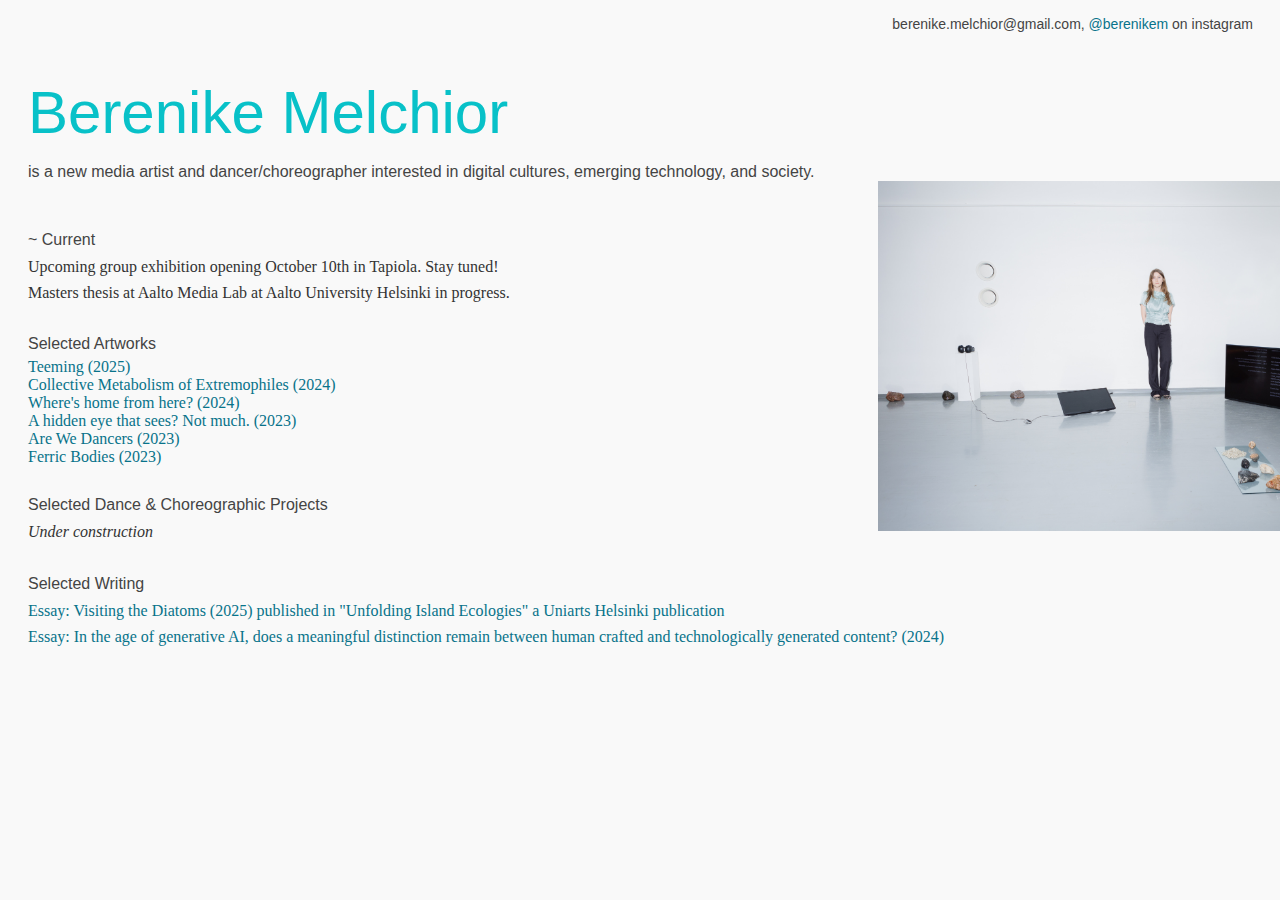
<file: index.html>
<!DOCTYPE html>
<html lang="en">
<head>
  <meta charset="UTF-8">
  <title>Berenike Melchior</title>
  <link rel="stylesheet" href="styles.css">
</head>
<body>
  <h1>Berenike Melchior </h1>
    <h2>is a new media artist and dancer/choreographer interested in digital cultures, emerging technology, and society.</h2>
  <h3 style="position: absolute; margin-top: 0px;
  top: 10px;
  font-size: 14px;
  right: 15px; padding: 6px 12px;
  border-radius: 4px;
  z-index: 1000;">berenike.melchior@gmail.com, <a href="https://www.instagram.com/berenikem/" target="_blank">@berenikem</a> on instagram</h3>
<!--
  <div class="image-wrapper">
    <img src="../images/index/Berenike-Edit-11.jpg"
         alt="portrait"
         style="position: absolute; left: 850px; top: -50px; width: 40%; max-width: 800px;">
  </div>-->

  <div class="image-wrapper">
  <figure style="position: absolute; left: 850px; top: -50px; width: 40%; max-width: 800px; margin: 0;">
    <img
      src="../images/index/Berenike-Edit-11.jpg"
      alt="portrait"
      style="width: 100%; display: block;">
    <figcaption style="font-size: 8px; color: #9e9c9c; text-align: right; margin-top: 4px;">
      Photo: Oona Markkanen
    </figcaption>
  </figure>
</div>

  <section class="current">
    <h3>~ Current </h3>
    <p>
      Upcoming group exhibition opening October 10th in Tapiola. Stay tuned! <br>
      Masters thesis at Aalto Media Lab at Aalto University Helsinki in progress.
    </p>
  </section>

  <section class="artworks">
    <h3>Selected Artworks</h3>
    <ul>
      <li><a href="artworks/teeming.html">Teeming (2025)</a></li>
      <li><a href="artworks/extremophiles.html">Collective Metabolism of Extremophiles (2024)</a></li>
      <li><a href="artworks/home.html">Where's home from here? (2024)</a></li>
      <li><a href="artworks/hiddeneye.html">A hidden eye that sees? Not much. (2023)</a></li>
      <li><a href="artworks/arewedancers.html">Are We Dancers (2023)</a></li>
      <li><a href="artworks/ferricbodies.html">Ferric Bodies (2023)</a></li>
    </ul>
  </section>

  <section class="dance-projects">
    <h3>Selected Dance & Choreographic Projects</h3>
    <p> <em>Under construction</em></p>
   <!-- <ul>
      <li><a href="dancework1.html">Näytös25 (2025)</a></li>
      <li><a href="dancework2.html">"Flax, baby! Flax! [Interludes] by Marie Ilse Bourlanges and Liza Prins (2024)</a></li>
      <li><a href="dancework3.html">NINGUÉMMESOLTA by Rafaela Sahyoun (2023)</a></li>
      <li><a href="dancework4.html">NICER by Dakota Comín (2023)</a></li>
    </ul>-->
  </section>

  <section class="writings">
    <h3>Selected Writing</h3>
      <p>
    <a href="https://taju.uniarts.fi/server/api/core/bitstreams/c3d77612-a7f4-40ea-ba01-468fd4f789a9/content#page=53" target="_blank">
  Essay: Visiting the Diatoms (2025) published in "Unfolding Island Ecologies" a Uniarts Helsinki publication
</a>
  </p>
    <p>
    <a href="pdfs/ai-authorship-melchior-berenike.pdf" target="_blank">
  Essay: In the age of generative AI, does a meaningful distinction remain between human
crafted and technologically generated content? (2024)
</a>
  </p>
  </section>
</body>
</html>
</file>
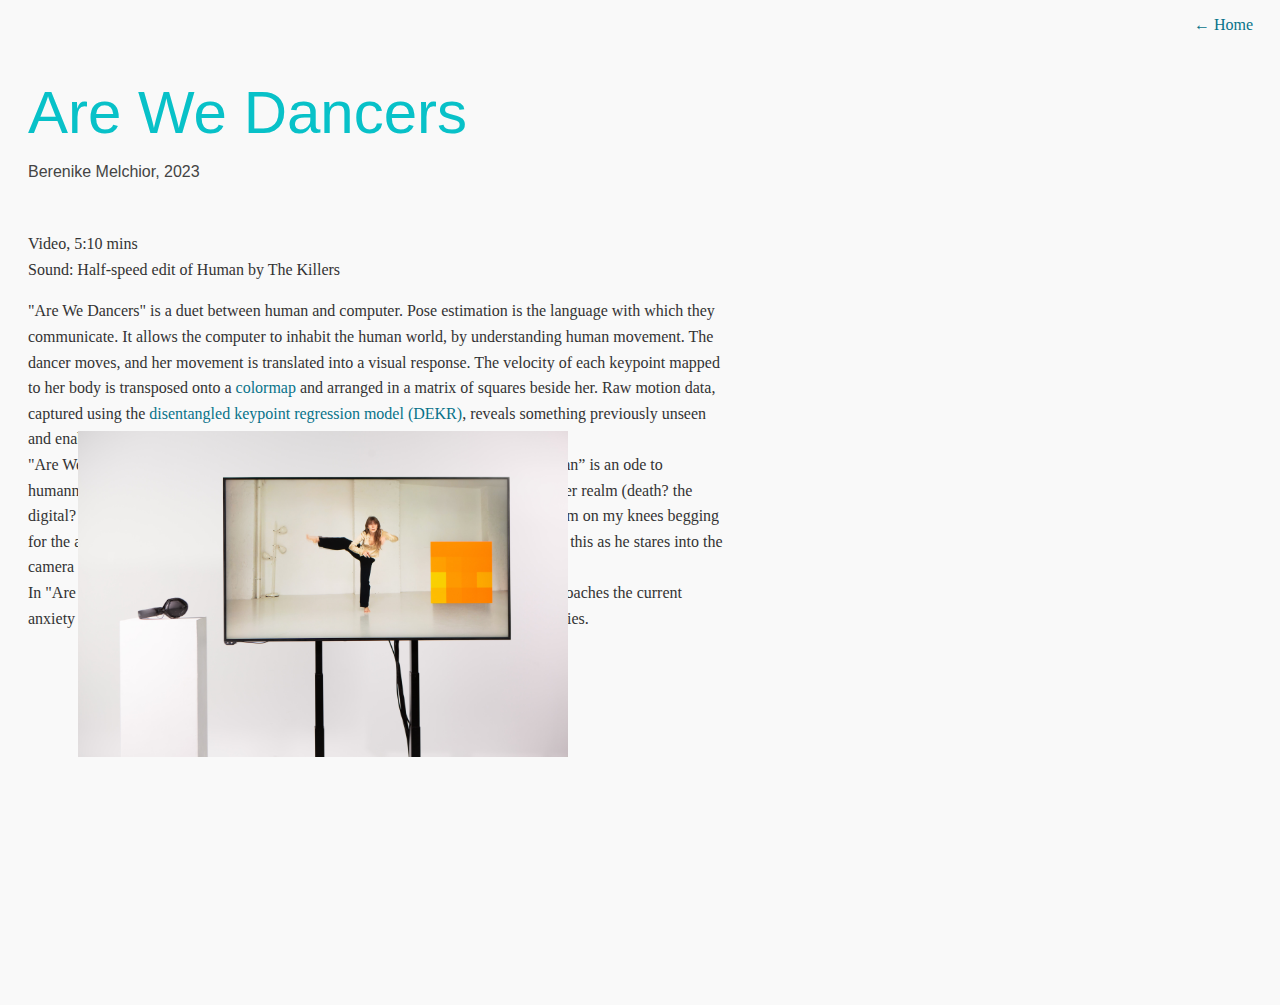
<file: artworks/arewedancers.html>
<!DOCTYPE html>
<html lang="en">
<head>
  <meta charset="UTF-8">
  <title>Are We Dancers</title>
  <link rel="stylesheet" href="../styles.css">
</head>
<body>

  <h1>Are We Dancers</h1>
   <h2>Berenike Melchior, 2023</h2>
<p>Video, 5:10 mins <br>
Sound: Half-speed edit of Human by The Killers
</p>
  <p>"Are We Dancers" is a duet between human and computer. Pose estimation is the language with which they communicate. It allows the computer to inhabit the human world, by understanding human movement. The dancer moves, and her movement is translated into a visual response. The velocity of each keypoint mapped to her body is transposed onto a <a href="https://matplotlib.org/stable/users/explain/colors/colormaps.html" target="_blank">colormap</a> and arranged in a matrix of squares beside her. Raw motion data, captured using the <a href="https://github.com/HRNet/DEKR" target="_blank">disentangled keypoint regression model (DEKR)</a>, reveals something previously unseen and enables a duet in the digital realm.<br>
"Are We Dancers" takes its name from the 2008 The Killer’s song “Human”. “Human” is an ode to humanness and a tender goodbye as lead singer Brandon Flowers crosses into another realm (death? the digital? We never find out.). Wild cats run through the desert, and Flowers sings: “I’m on my knees begging for the answer. Are we human, or are we dancer?”.  The sincerity with which he asks this as he stares into the camera feels oddly prescient in the newly begun era of generative AI. <br>
In "Are We Dancers" humanness itself is not up for question. Instead, the work approaches the current anxiety pervading all fields of creative production in the face of emerging technologies.</p>

<div class="image-wrapper">
    <img src="../images/arewedancers/awd-vis-mov-4W7A8981.jpeg"
         alt="exhibition"
         class="artwork-image"
         style="left: 50px; top: -220px; width: 40%; max-width: 800px;">
  </div>
 <!-- <div class="image-wrapper">
    <img src="../images/arewedancers/dance1.jpg"
         alt="dance"
         class="artwork-image"
         style="left: 20px; top: -500px; width: 25%; max-width: 800px;">
  </div>
   <div class="image-wrapper">
    <img src="../images/arewedancers/dance2.jpg"
         alt="dance"
         class="artwork-image"
         style="left: 700px; top: -700px; width: 15%; max-width: 800px;">
  </div>-->


  <div class="video-container" style="padding:25% 0 0 0; position:relative;">
  <iframe
    src="https://player.vimeo.com/video/897427097?autoplay=1&badge=0&autopause=0&player_id=0&app_id=58479"
    style="position:absolute; top:-570px; left:350px; width:100%; height:100%;"
    frameborder="0"
    allow="autoplay; fullscreen; picture-in-picture; clipboard-write; encrypted-media; web-share"
    referrerpolicy="strict-origin-when-cross-origin"
    title="Are We Dancers">
  </iframe>
</div>
<a href="../index.html" class="home-button">← Home</a>

</body>
</html>
</file>
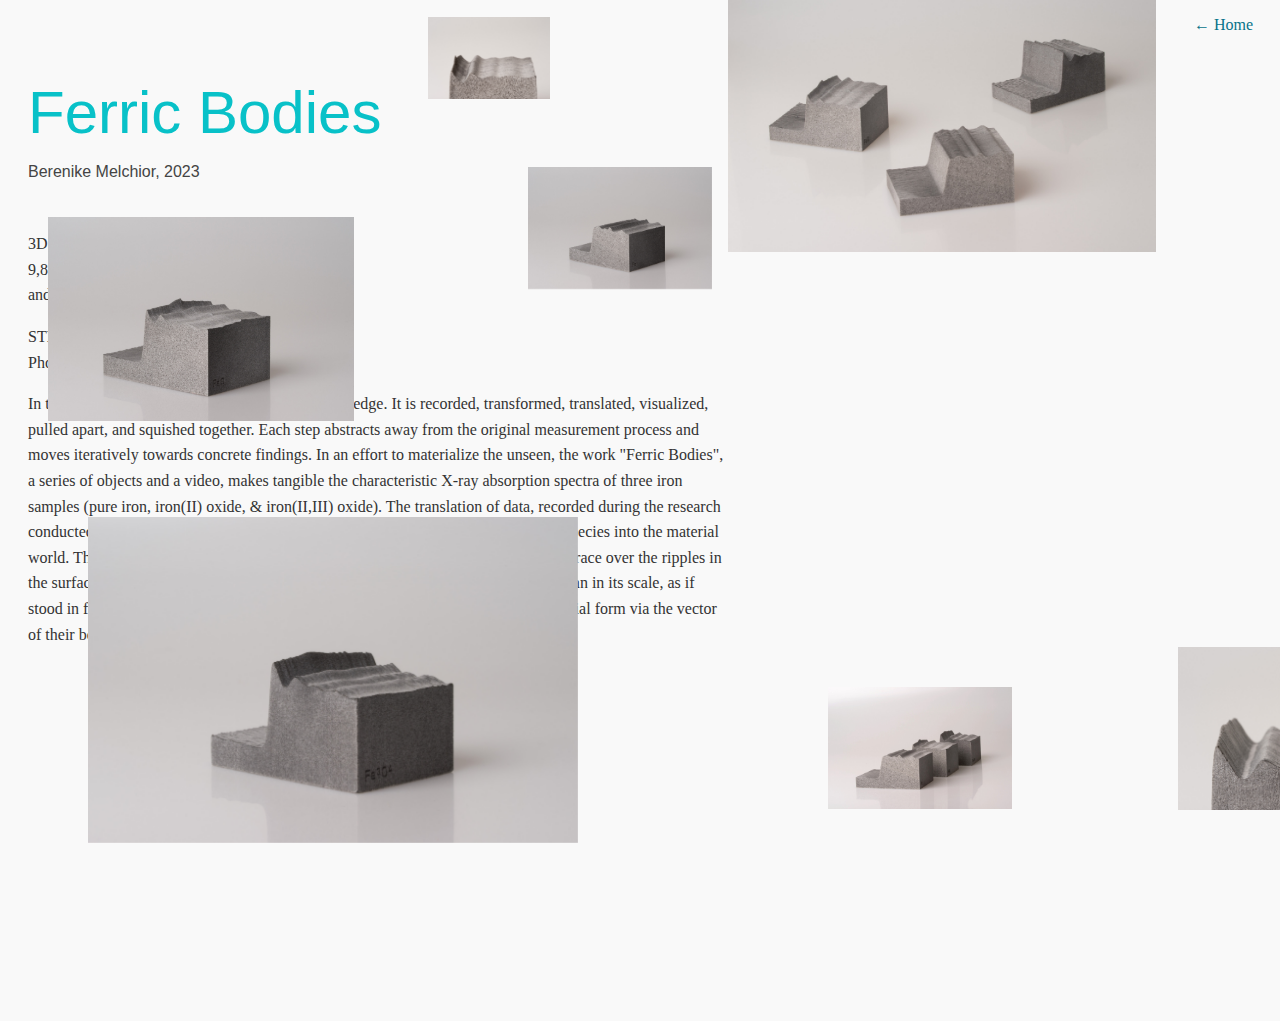
<file: artworks/ferricbodies.html>
<!DOCTYPE html>
<html lang="en">
<head>
  <meta charset="UTF-8">
  <title>Ferric Bodies</title>
  <link rel="stylesheet" href="../styles.css">
</head>
<body>

  <h1>Ferric Bodies</h1>
   <h2>Berenike Melchior, 2023</h2>
<p>3D MJF Nylon PA12 print, <br>9,8 x 5,5 x 6,6 cm<br>
and Screen recording, 3:03 min </p>
<p>STL graphics: Fabian Baumann, Formfjord<br>
Photography: Margarete Fuchs</p>
  <p>In the sciences, data is the building block of knowledge. It is recorded, transformed, translated, visualized, pulled apart, and squished together. Each step abstracts away from the original measurement process and moves iteratively towards concrete findings.
In an effort to materialize the unseen, the work "Ferric Bodies", a series of objects and a video, makes tangible the characteristic X-ray absorption spectra of three iron samples (pure iron, iron(II) oxide, & iron(II,III) oxide). The translation of data, recorded during the research conducted for my bachelors thesis, into three-dimensional space projects these iron species into the material world. The three objects are scaled to lie in a human hand, allowing the fingertips to trace over the ripples in the surface. Whereas the video provides an alternative perspective, dwarfing the human in its scale, as if stood in front of a waterfall. The viewer is invited to interact with science in its material form via the vector of their body and to give in to the investigation as to what it may mean.</p>

   <div class="image-wrapper">
    <img src="../images/ferricbodies/_FRM2194.jpg"
         alt="artwork"
         class="artwork-image"
         style="left: 400px; top: -650px; width: 10%; max-width: 800px; z-index: 1000;">
  </div>
<div class="image-wrapper">
    <img src="../images/ferricbodies/_FRM2217-edit.jpg"
         alt="full work"
         class="artwork-image"
         style="left: 800px; top: 20px; width: 15%; max-width: 800px;">
</div>
  <div class="image-wrapper">
    <img src="../images/ferricbodies/_FRM2168.jpg"
         alt="full work"
         class="artwork-image"
         style="left: 60px; top: -150px; width: 40%; max-width: 800px;">
  </div>
  <div class="image-wrapper">
    <img src="../images/ferricbodies/_FRM2175.jpg"
         alt="dance"
         class="artwork-image"
         style="left: 20px; top: -450px; width: 25%; max-width: 800px;">
  </div>
   <div class="image-wrapper">
    <img src="../images/ferricbodies/_FRM2179.jpg"
         alt="artwork"
         class="artwork-image"
         style="left: 500px; top: -500px; width: 15%; max-width: 800px;">
  </div>
     <div class="image-wrapper">
    <img src="../images/ferricbodies/_FRM2193.jpg"
         alt="artwork"
         class="artwork-image"
         style="left: 1150px; top: -20px; width: 20%; max-width: 800px;">
  </div>
   <div class="image-wrapper">
    <img src="../images/ferricbodies/_FRM2199.jpg"
         alt="artwork"
         class="artwork-image"
         style="left: 700px; top: -700px; width: 35%; max-width: 800px;">
  </div>

<div class="video-container" style="padding:25% 0 0 0; position:relative;">
  <iframe
    src="https://player.vimeo.com/video/817214411?autoplay=1&badge=0&amp;autopause=0&amp;player_id=0&amp;app_id=58479"
    style="position:absolute; top:-390px; left:350px; width:100%; height:100%;"
    frameborder="0"
    allow="autoplay; fullscreen; picture-in-picture; clipboard-write; encrypted-media; web-share"
    referrerpolicy="strict-origin-when-cross-origin"
    title="Ferric Bodies (The Landscape)">
  </iframe>
</div>

<a href="../index.html" class="home-button">← Home</a>

</body>
</html>
</file>
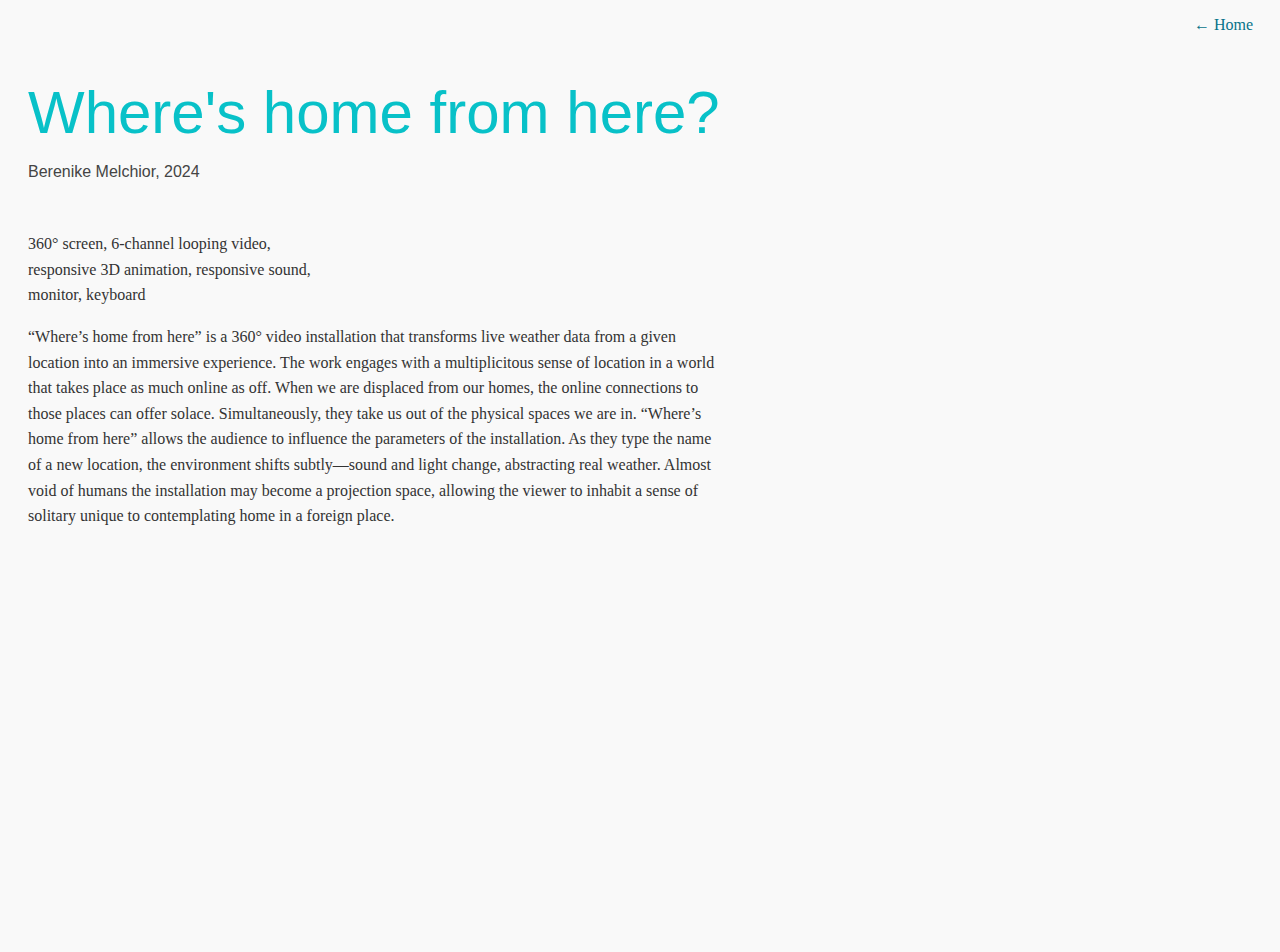
<file: artworks/home.html>
<!DOCTYPE html>
<html lang="en">
<head>
  <meta charset="UTF-8">
  <title>Where's home from here?</title>
  <link rel="stylesheet" href="../styles.css">
</head>
<body>

  <h1>Where's home from here?</h1>
   <h2>Berenike Melchior, 2024</h2>
<p>360° screen, 6-channel looping video, <br>responsive 3D animation, responsive sound, <br>monitor, keyboard
</p>
  <p>“Where’s home from here” is a 360° video installation that transforms live weather data from a
given location into an immersive experience. The work engages with a multiplicitous sense of
location in a world that takes place as much online as off. When we are displaced from our
homes, the online connections to those places can offer solace. Simultaneously, they take us out
of the physical spaces we are in. “Where’s home from here” allows the audience to influence the
parameters of the installation. As they type the name of a new location, the environment shifts
subtly—sound and light change, abstracting real weather. Almost void of humans the installation may become a projection space,
    allowing the viewer to inhabit a sense of solitary unique to contemplating home in a foreign place.
</p>

<!-- <div class="image-wrapper">
    <img src="../images/home/awd-vis-mov-4W7A8981.jpeg"
         alt="exhibition"
         class="artwork-image"
         style="left: 50px; top: -250px; width: 40%; max-width: 800px;">
  </div>
 <div class="image-wrapper">
    <img src="../images/arewedancers/dance1.jpg"
         alt="dance"
         class="artwork-image"
         style="left: 20px; top: -500px; width: 25%; max-width: 800px;">
  </div>
   <div class="image-wrapper">
    <img src="../images/arewedancers/dance2.jpg"
         alt="dance"
         class="artwork-image"
         style="left: 700px; top: -700px; width: 15%; max-width: 800px;">
  </div>-->


  <div class="video-container" style="padding:29% 0 0 0; position:relative;">
  <iframe
    src="https://player.vimeo.com/video/1103760714?autoplay=1&badge=0&amp;autopause=0&amp;player_id=0&amp;app_id=58479"
    style="position:absolute; top:-160px; left:360px; width:100%; height:100%;"
    frameborder="0"
    allow="autoplay; fullscreen; picture-in-picture; clipboard-write; encrypted-media; web-share"
    referrerpolicy="strict-origin-when-cross-origin"
    title="Where's home from here?">
  </iframe>
</div>

<a href="../index.html" class="home-button">← Home</a>

</body>
</html>
</file>
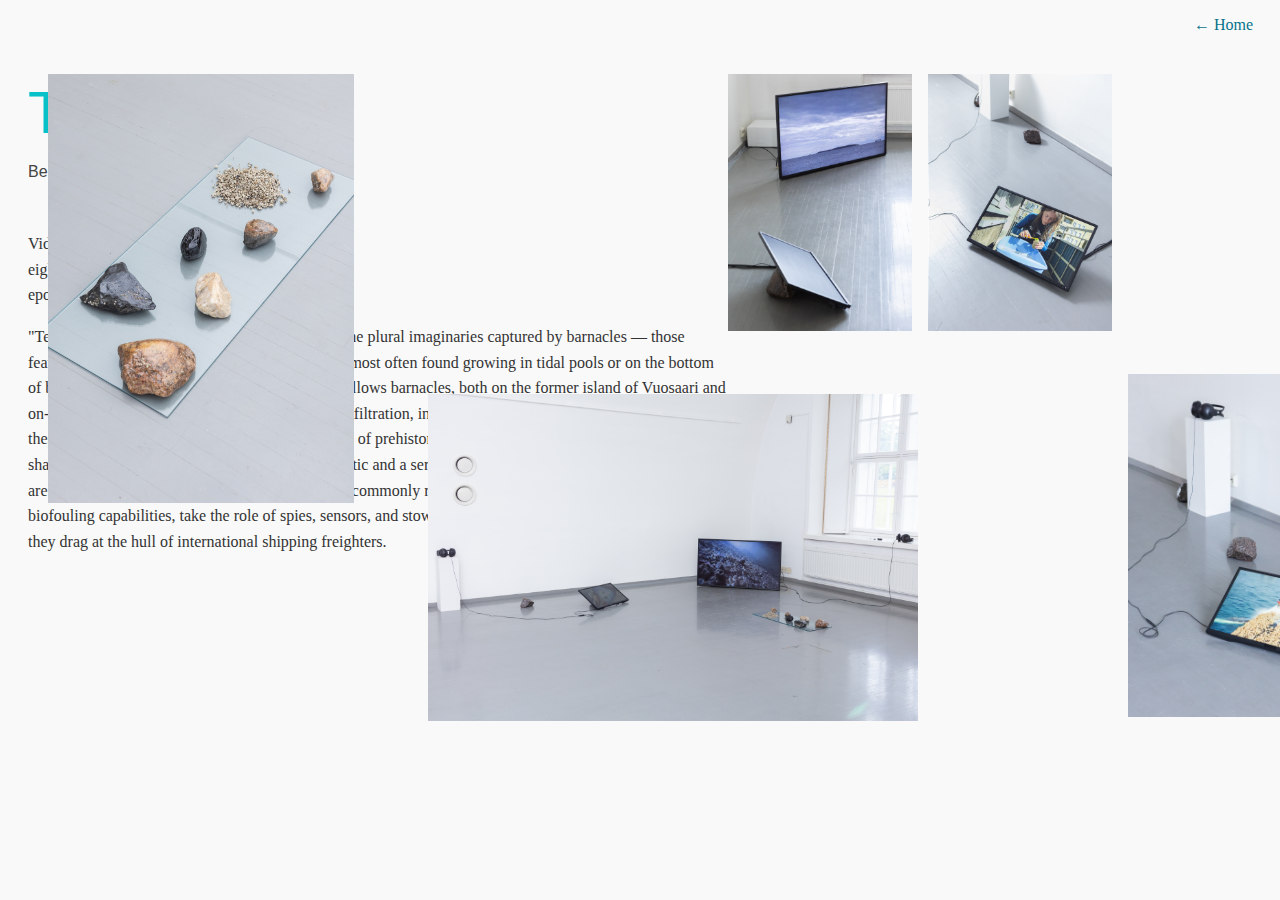
<file: artworks/teeming.html>
<!DOCTYPE html>
<html lang="en">
<head>
  <meta charset="UTF-8">
  <title>Teeming</title>
  <link rel="stylesheet" href="../styles.css">
</head>
<body>

  <h1>Teeming</h1>
   <h2>Berenike Melchior, 2025</h2>
<p>Video, 6:44 min and 7:27 min, <br>eight rocks with barnacle shells,<br> epoxy, glass</p>
  <p>"Teeming" is a multimedia installation exploring the plural imaginaries captured by barnacles — those feather-footed, filter-feeding marine invertebrates most often found growing in tidal pools or on the bottom of boats. Through video and sculpture, Teeming follows barnacles, both on the former island of Vuosaari and on-line, where they are encountered as agents of infiltration, infestation, and sedimentation. In the process, these tiny creatures draw us into the time and scale of prehistoric whales, tracked through isoscaping, to shadow fleets slinking through a remilitarising Baltic and a series of AI generated animal rescue videos that are colonising the internet. In Teeming, barnacles, commonly regarded as a nuisance for their rapid marine biofouling capabilities, take the role of spies, sensors, and stowaways, and perform as economic parasites, as they drag at the hull of international shipping freighters.</p>

<div class="image-wrapper">
    <img src="../images/teeming/Berenike-Edit-07.jpg"
         alt="full work"
         class="artwork-image"
         style="left: 400px; top: -180px; width: 40%; max-width: 800px;">
  </div>
  <div class="image-wrapper">
    <img src="../images/teeming/Berenike-Edit-02.jpg"
         alt="dance"
         class="artwork-image"
         style="left: 20px; top: -500px; width: 25%; max-width: 800px;">
  </div>
   <div class="image-wrapper">
    <img src="../images/teeming/Berenike-Edit-05.jpg"
         alt="artwork"
         class="artwork-image"
         style="left: 700px; top: -500px; width: 15%; max-width: 800px;">
  </div>
     <div class="image-wrapper">
    <img src="../images/teeming/Berenike-Edit-06.jpg"
         alt="artwork"
         class="artwork-image"
         style="left: 1100px; top: -200px; width: 20%; max-width: 800px;">
  </div>
  <div class="image-wrapper">
    <img src="../images/teeming/Berenike-Edit-04.jpg"
         alt="artwork"
         class="artwork-image"
         style="left: 900px; top: -500px; width: 15%; max-width: 800px;">
  </div>
   <div class="image-wrapper">
    <img src="../images/teeming/Berenike-Edit-32.jpg"
         alt="artwork"
         class="artwork-image"
         style="left: 900px; top: -500px; width: 15%; max-width: 800px;">
  </div>
<!--
<div class="video-container" style="padding:25% 0 0 0; position:relative;">
  <iframe
    src="https://player.vimeo.com/video/889926124?autoplay=1&badge=0&autopause=0&player_id=0&app_id=58479"
    style="position:absolute; top:-400px; left:350px; width:100%; height:100%;"
    frameborder="0"
    allow="autoplay; fullscreen; picture-in-picture; clipboard-write; encrypted-media; web-share"
    referrerpolicy="strict-origin-when-cross-origin"
    title="A hidden eye that sees? Not much.">
  </iframe>
</div>-->
<a href="../index.html" class="home-button">← Home</a>

</body>
</html>
</file>
<file: styles.css>
/* General Styles */
body {
  font-family: 'times new roman', serif;
  background-color: #f9f9f9;
  padding: 20px;
  color: #333;
}

/* Headings */
h1 {
  font-family: 'helvetica', sans-serif;
  font-size: 60px;
  color: #08c1c8;
  margin-bottom: 5px;
  font-weight: normal;
  line-height: 1.5;
}

h2 {
  font-family: 'helvetica', sans-serif;
  font-size: 16px;
  color: #444;
  margin-top: 0px;
  margin-bottom: 50px;
  font-weight: normal;
}

h3 {
  font-family: 'helvetica', sans-serif;
  font-size: 16px;
  color: #444;
  font-weight: normal;
  margin-top: 30px;
  margin-bottom: 5px;
}

/* Paragraphs */
p {
  font-size: 16px;
  line-height: 1.6;
  max-width: 700px;
  margin-top: 0px;
}

/* Lists */
ul {
  font-size: 16px;
  list-style-type: none;
  padding-left: 0;
   margin-top: 0px;
}

a {
  color: #08738a;
  text-decoration: none;
}

a:hover {
  color: #fa556d;
  /*text-decoration: underline;*/
}

/* Image container for manual positioning */
.image-wrapper {
  position: relative;
  width: 100%;
  margin: 20px 0;
}

/* Image that can be positioned manually */
.artwork-image {
  position: absolute;
  max-width: 100%;
  height: auto;
   z-index: 10;
}

/* Image hover transparency */
.artwork-image:hover {
  opacity: 0.2;
  transition: opacity 0.3s ease;
}

/* Video centering */
.video-container {
  text-align: center;
  margin: 20px 0;
}

/* Selected writings settings */
.writings a {
  color: #08738a;
  margin-top: 0;
  margin-bottom: 0;
}

.writings p {
  margin-top: 0;
  margin-bottom: 0;
  max-width: none;
}

.writings a:hover {
  color: #fa556d;
}

.home-button {
  position: absolute;
  top: 10px;
  right: 15px;
  font-size: 16px;
  text-decoration: none;
  color: #08738a;
  padding: 6px 12px;
  border-radius: 4px;
  z-index: 1000;
}
.home-button:hover {
  color: #fa556d;
}
</file>
